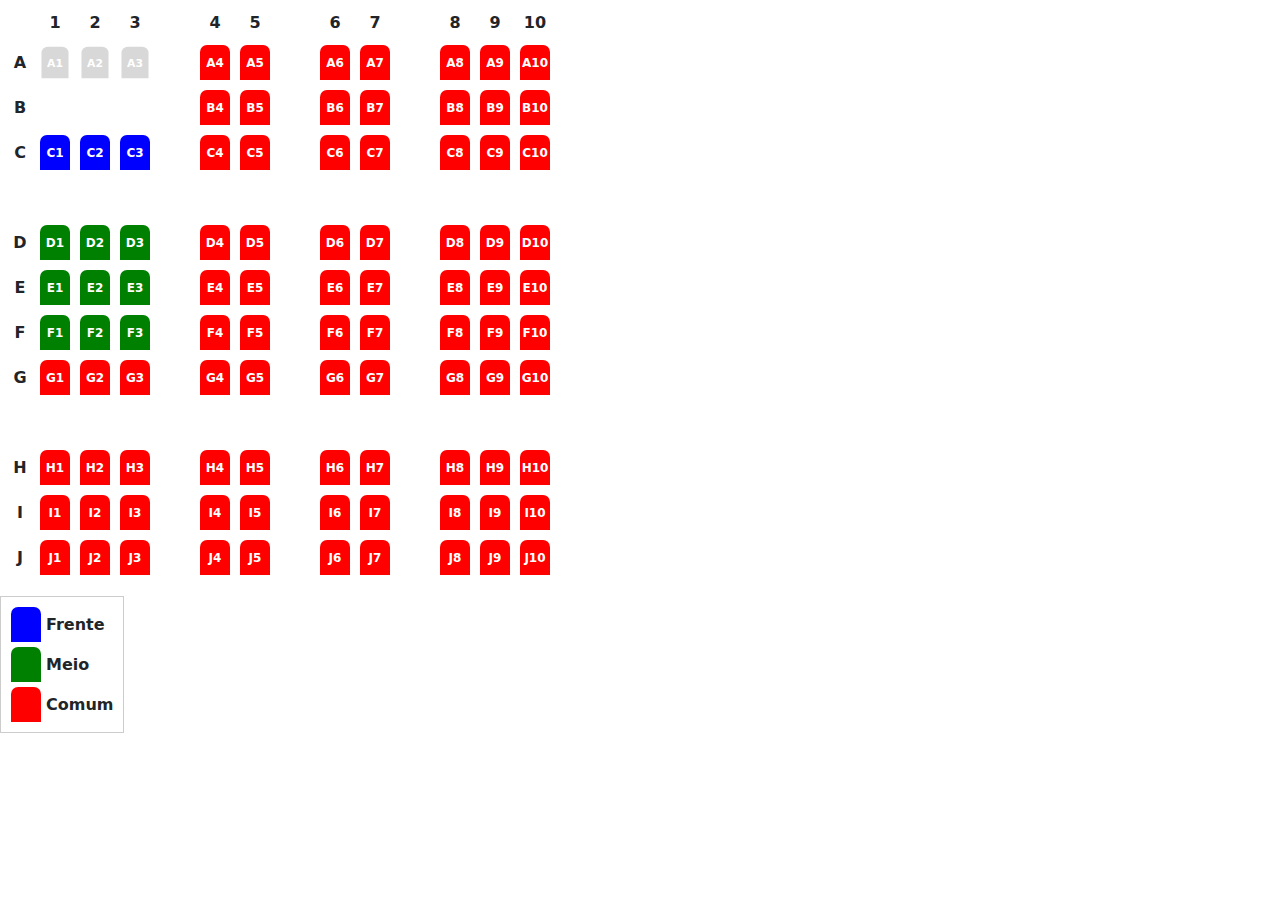
<file: index.html>
<!DOCTYPE html>
<html lang="en">
    <head>
        <meta charset="UTF-8" />
        <meta name="viewport" content="width=device-width, initial-scale=1.0" />
        <title>Document</title>
        <link rel="stylesheet" href="seatmap.css" />
        <script src="https://code.jquery.com/jquery-3.7.1.min.js"></script>
        <link
            href="https://cdn.jsdelivr.net/npm/bootstrap@5.3.3/dist/css/bootstrap.min.css"
            rel="stylesheet"
        />
        <script src="https://cdn.jsdelivr.net/npm/bootstrap@5.3.3/dist/js/bootstrap.bundle.min.js"></script>
    </head>
    <body>
        <!-- Na sua página -->
        <div id="seatmap-container"></div>

        <script type="module">
            import { SeatMap } from "./seatmap-plugin.js";
            const options = {
                rows: 10,
                cols: 10,
                // exclusiveSection: "MeioID", // Nome da seção exclusiva
                verticalAisles: [4, 6, 8],
                horizontalAisles: [4, 8],
                disabledSeats: [
                    { row: 1, col: 1 },
                    { row: 1, col: 2 },
                    { row: 1, col: 3 },
                ],
                excludedSeats: [
                    { row: 2, col: 1 },
                    { row: 2, col: 2 },
                    { row: 2, col: 3 },
                ],
                maxSeatsPerSection: {
                    FrenteID: 2,
                    // MeioID: 3,
                    default: 5,
                },
                sections: [
                    {
                        label: "Frente",
                        id: "FrenteID",
                        color: "blue",
                        rows: [1, 2, 3],
                        columns: [1, 2, 3],
                    },
                    {
                        label: "Meio",
                        id: "MeioID",
                        color: "green",
                        rows: [4, 5, 6],
                        columns: [1, 2, 3],
                    },
                ],
                onSelect: (seatId) => console.log("Selecionado:", seatId),
                onDeselect: (seatId) => console.log("Deselecionado:", seatId),
                onMaxSeatsReached: (data) => console.log("Limite atingido na seção", data.section),
            };

            const seatMap = new SeatMap("#seatmap-container", options);


            $(document).ready(function () {
                $(document).keydown(function (e) {
                    if (e.which === 27) {
                        console.log(seatMap.getSelectedSeats());
                    }
                });
            });
        </script>
    </body>
</html>
</file>
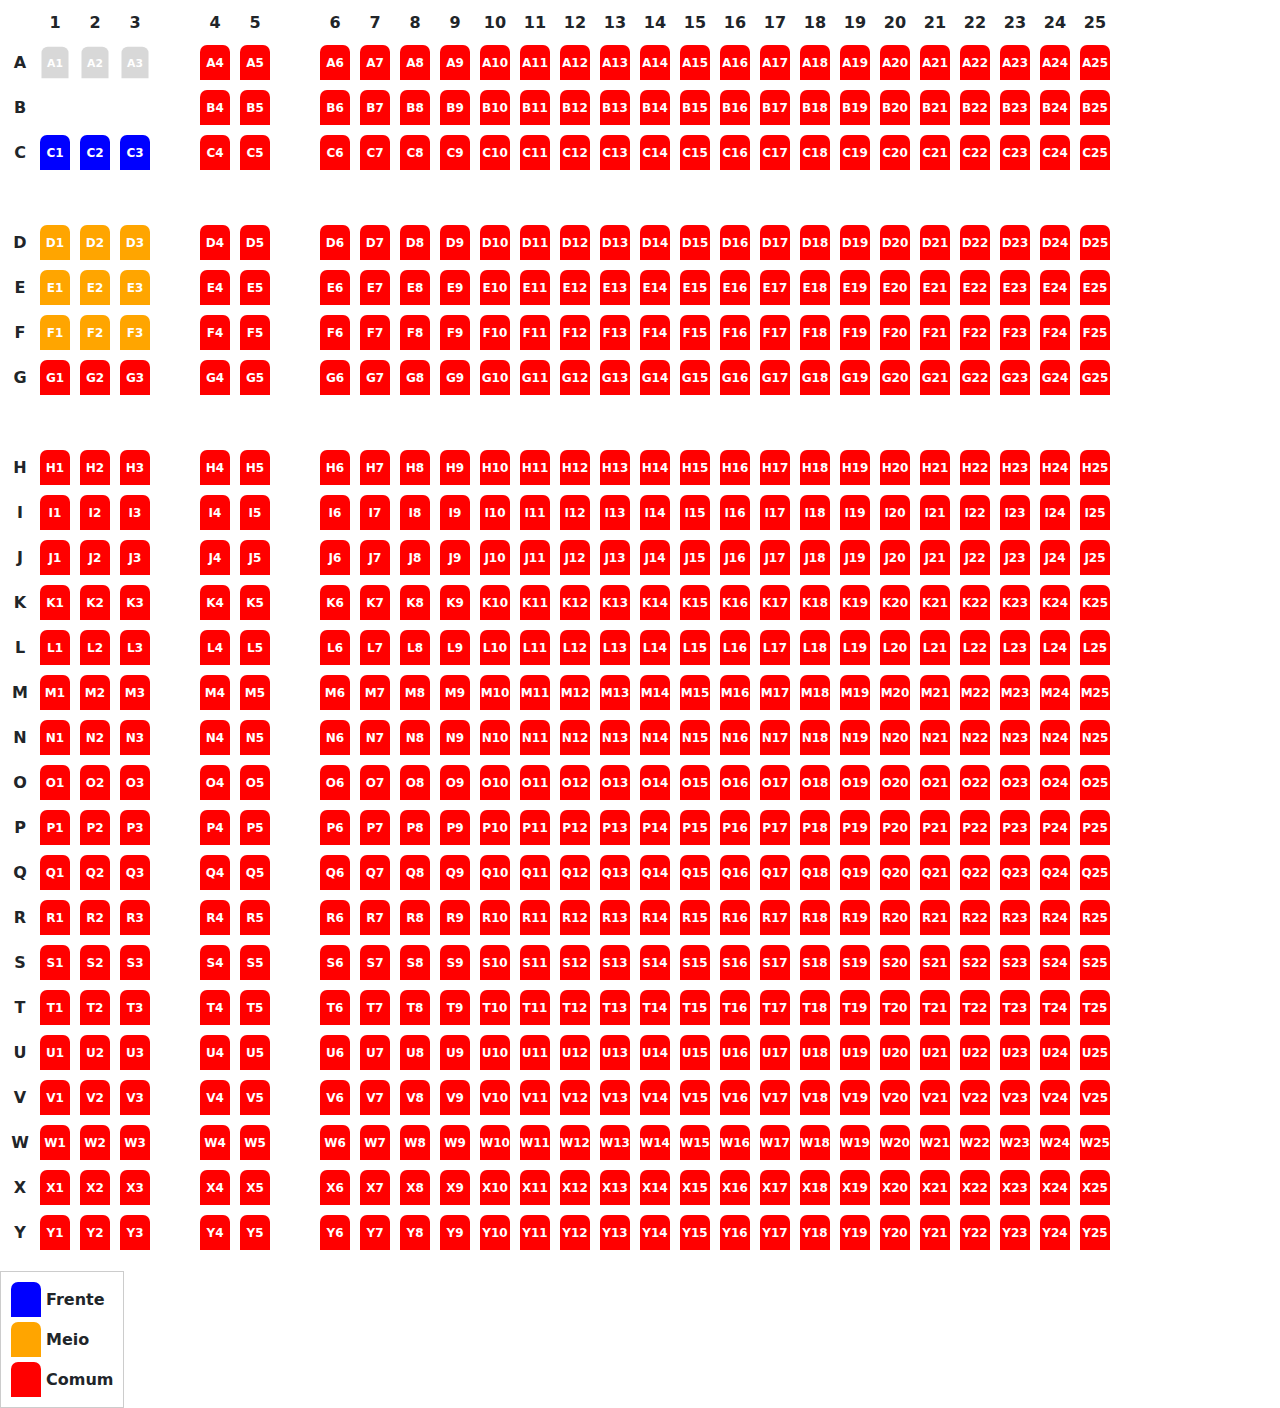
<file: seats.html>
<!DOCTYPE html>
<html lang="en">
    <head>
        <meta charset="UTF-8" />
        <meta name="viewport" content="width=device-width, initial-scale=1.0" />
        <title>Document</title>
        <link rel="stylesheet" href="seatmap.css" />
        <script src="https://code.jquery.com/jquery-3.7.1.min.js"></script>
        <link
            href="https://cdn.jsdelivr.net/npm/bootstrap@5.3.3/dist/css/bootstrap.min.css"
            rel="stylesheet"
        />
        <script src="https://cdn.jsdelivr.net/npm/bootstrap@5.3.3/dist/js/bootstrap.bundle.min.js"></script>
    </head>
    <body>
        <!-- Na sua página -->
        <div id="seatmap-container"></div>

        <script type="module">
            import { SeatMap } from "./seatmap-plugin.js"; // Caminho correto para o arquivo
            const options = {
                rows: 25,
                cols: 25,
                // exclusiveSection: "MeioID", // Nome da seção exclusiva
                verticalAisles: [4, 6],
                horizontalAisles: [4, 8],
                disabledSeats: [
                    { row: 1, col: 1 },
                    { row: 1, col: 2 },
                    { row: 1, col: 3 },
                ],
                excludedSeats: [
                    { row: 2, col: 1 },
                    { row: 2, col: 2 },
                    { row: 2, col: 3 },
                ],
                maxSeatsPerSection: {
                    FrenteID: 2,
                    // MeioID: 3,
                    default: 1,
                },
                sections: [
                    {
                        label: "Frente",
                        id: "FrenteID",
                        color: "blue",
                        rows: [1, 2, 3],
                        columns: [1, 2, 3],
                    },
                    {
                        label: "Meio",
                        id: "MeioID",
                        color: "orange",
                        rows: [4, 5, 6],
                        columns: [1, 2, 3],
                    },
                ],
                onSelect: (seatId) => console.log("Selecionado:", seatId),
                onDeselect: (seatId) => console.log("Deselecionado:", seatId),
                onMaxSeatsReached: (data) => {
                    console.log("Limite atingido na seção", data.section);
                    alert(
                        `Máximo de ${data.maxAllowed} assentos permitidos nesta seção!`
                    );
                },
            };

            const seatMap = new SeatMap("#seatmap-container", options);

            // Para obter assentos selecionados
            console.log(seatMap.getSelectedSeats());

            $(document).ready(function () {
                $(document).keydown(function (e) {
                    if (e.which === 27) {
                        // 27 é o código da tecla ESC
                        // Ação a ser executada ao pressionar ESC
                        console.log(seatMap.getSelectedSeats());
                    }
                });
            });

            // Para destruir o seatmap
            // seatMap.destroy();
        </script>
    </body>
</html>
</file>
<file: seatmap.css>
.sm-seat-row {
    display: flex;
}
.sm-seat-cell {
    display: flex;
    justify-content: center;
    align-items: center;
    flex: 0 0 auto;
}
.sm-empty-cell,
.sm-col-header,
.sm-row-header,
.sm-seat,
.sm-space {
    width: 30px;
    height: 35px;
    margin: 5px;
}
.sm-col-header,
.sm-space.sm-col-header {
    margin-bottom: 0px;
}
.sm-row-header,
.sm-space.sm-row-header {
    margin-right: 0px;
}
.sm-empty-cell {
    margin-bottom: 0px;
    margin-right: 0px;
}
.sm-col-header,
.sm-row-header {
    font-weight: bold;
}
.sm-seat {
    background-color: red;
    color: white;
    border-radius: 7px 7px 0 0;
    font-weight: bold;
    font-size: 12px;
}
.sm-disable {
    opacity: 0.8;
    background-color: gray !important;
    cursor: not-allowed !important;
}
.sm-selected {
    opacity: 0.5 !important;
    transform: scale(0.9);
}

.sm-click-seat {
    cursor: pointer;
    transition: transform 0.2s;
}

.sm-click-seat:hover {
    transform: scale(1.2);
}

.sm-disable-click-seat {
    opacity: 0.3 !important;
    transform: scale(0.9) !important;
    background-color: gray !important;
    cursor: not-allowed;
    opacity: 0.5;
    pointer-events: none;
}

.sm-legend {
    margin-top: 1rem;
    display: inline-block;
    border: 1px solid #ccc;
    padding: 5px;
}

.sm-legend-item {
    margin: 5px;
    display: flex;
    align-items: center;
}

.sm-legend-color {
    width: 30px;
    height: 35px;
    border-radius: 7px 7px 0 0;
}

.sm-legend-text {
    margin-left: 5px;
    font-weight: bold;
}
</file>
